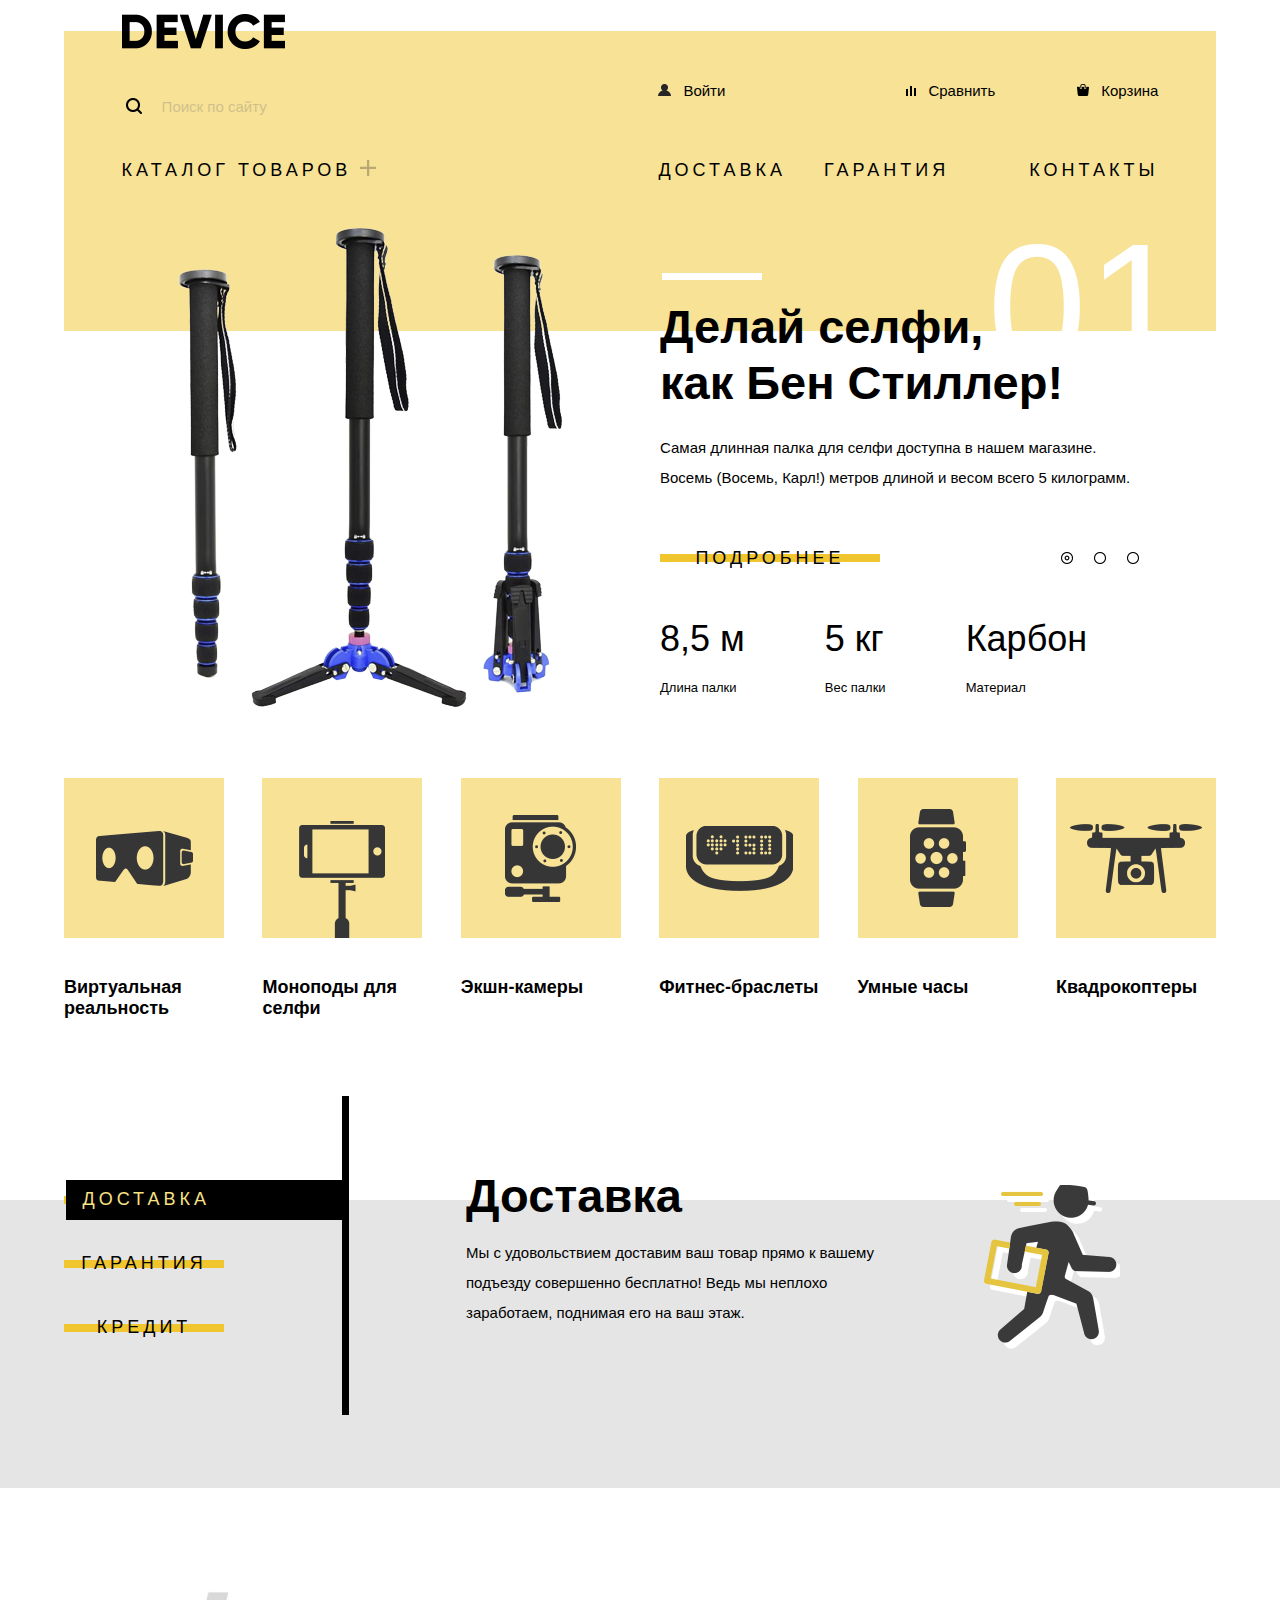
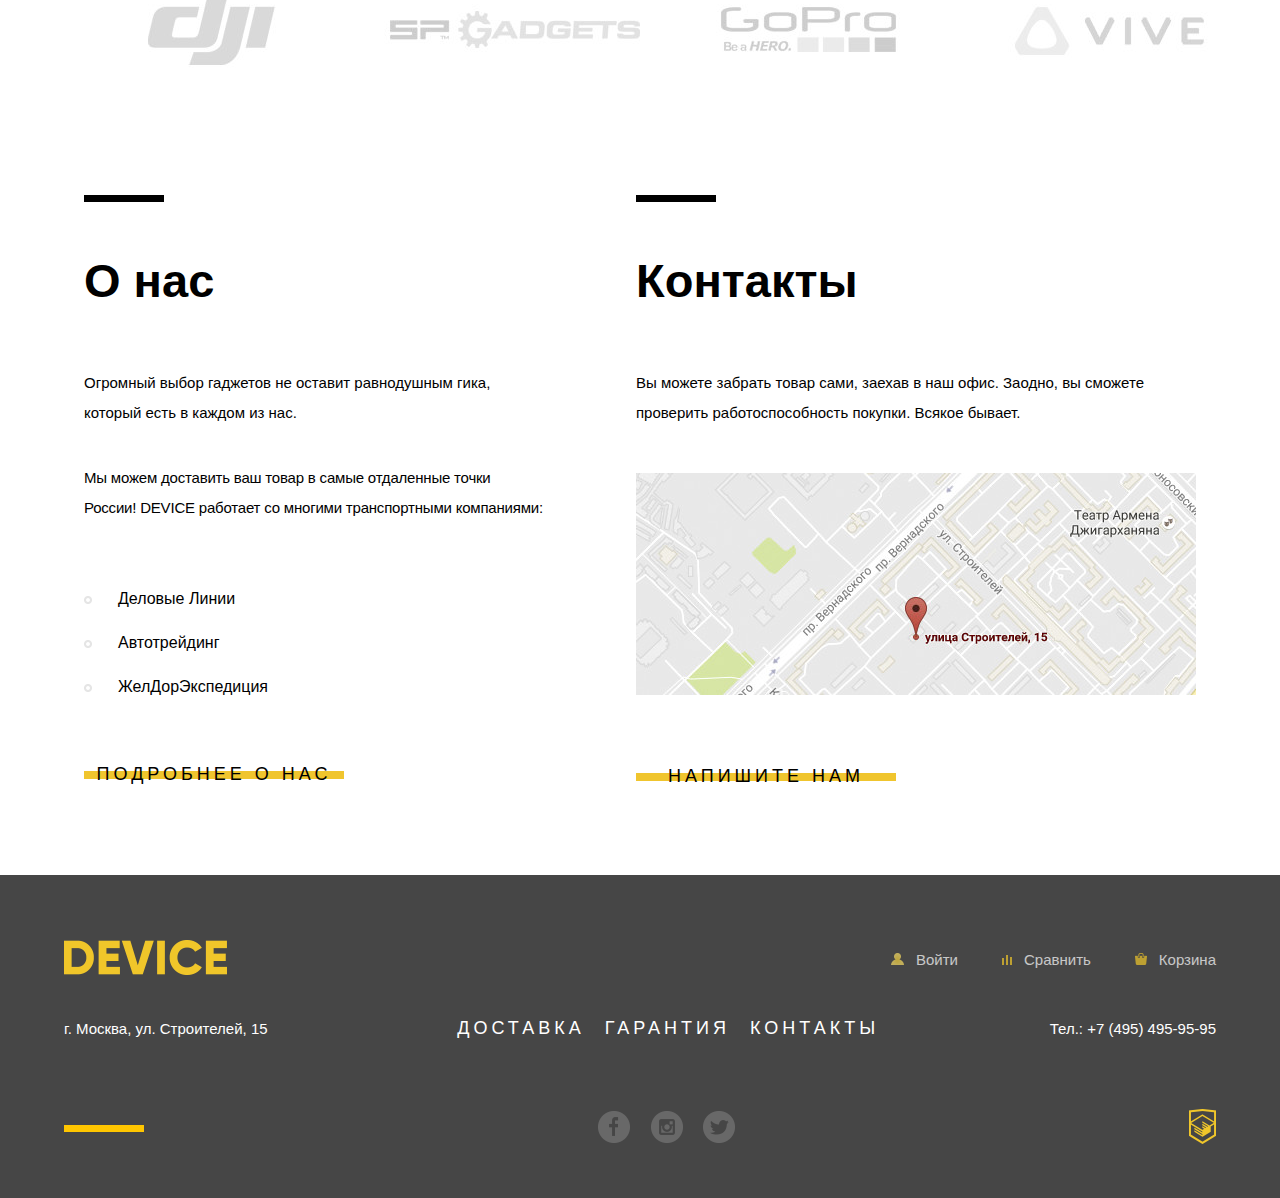
<file: index.html>
<!DOCTYPE html>
<html lang="ru">
  <head>
    <meta charset="utf-8">
    <title>HTML Academy: Девайс</title>
    <link rel="stylesheet" href="css/style.css">
    <script src="js/script.js"></script>
  </head>
  
<body>

<header>
  <div class="container">
    <div>
      <a href="index.html"><img src="img/logo.png" alt="" class="logo"></a>
    </div>
    <div class="navigation">
      <div class="nav-up">
        <div class="search" onclick="search('btn-hidden');">

          <input class="text-search" placeholder="Поиск по сайту">
          <button type="submit" id="btn-hidden" class="btn-search">Найти</button>
        </div>
        <div class="menu_up">
          <div class="container_left">
            <a href="#" class="user"><img src="img/user_.png" alt="" class="user">Войти</a>
          </div>
          <div class="container_cart">
            <div class="compare">
              <a href="#" class="compare"><img src="img/compare_.png" alt="" class="imgcompare">Сравнить</a>
            </div>
            <div class="cart">
              <a href="#" class="cart"><img src="img/cart_.png" alt="" class="cart">Корзина</a>
            </div>
          </div>
        </div>
      </div>
    
      <div class="nav-down">
         <a href="catalog.html" class="catalogbut" onmouseover="view('hidden');">          
            <span class="cat"> Каталог товаров </span><img src="img/plus.png" alt="" class="plus">
         </a>
        <div class="menu">
          <div class="container_left">
            <div class="del">
              <a href="#">Доставка</a>
            </div>
            <div class="garant">
              <a href="#">Гарантия</a>
            </div>
          </div>
          <div class="container_right">
            <a href="#" class="conts">Контакты</a>
          </div>
        </div>
      </div>
      <div id="hidden" class="navhidden">
        <div class="nav-1">
        <a href="#" class="m-1">Виртуальная реальность</a>
        <a href="#" class="m-2">Моноподы для селфи</a>
        <a href="#" class="m-3">Экшн-камеры</a>
      </div>
        <div class="nav-2">
        <a href="#" class="m-4">Фитнес-браслеты</a>
        <a href="#" class="m-5">Умные часы</a>
      </div>
      <div class="nav-3">
        <a href="#" class="m-6">Квадрокоптеры</a>
      </div>
    </div>
    </div>


    <div class="rect"></div>


  </div>


</header>



<section class="slider">
  <div class="container">
    <div class="mySlides fade">
    <div class="slider1">
      <div class="sli__img">
        <div><img src="img/slider-1.png" alt="" class="slider"></div>
      </div>
      <div class="sli__text">
        <h1>Делай селфи,<br> как Бен Стиллер!</h1>
        <p class="descr">Самая длинная палка для селфи доступна в нашем магазине.<br>
        Восемь (Восемь, Карл!) метров длиной и весом всего 5 килограмм.
        </p>
        <div class="butt">
          <a href="#">
            <div class="rect-1">
              <div class="button">Подробнее</div>
            </div>
          </a>
          
          <div class="pag">
            <ul>
              <li><span class="dot" onclick="currentSlide(1)"><img src="img/slider-button.png" alt="" class="slider__but"></span></li>
              <li><span class="dot" onclick="currentSlide(2)"><img src="img/slider-button-empty.png" alt="" class="slider__but"></span></li>
              <li><span class="dot" onclick="currentSlide(3)"><img src="img/slider-button-empty.png" alt="" class="slider__but"></span></li>
            </ul>
          </div>
        </div>

        <div class="num">01</div>

        <div class="charact">
          <ul>
            <li>
              <p class="ch">8,5 м</p>
              <p class="ch__de">Длина палки</p>
              
            </li>
            <li>
              <p class="ch">5 кг</p>
              <p class="ch__de">Вес палки</p>
            </li>
            <li>
            <p class="ch">Карбон</p>
            <p class="ch__de">Материал</p>
            </li>
          </ul>
        </div>   

      </div>
    </div>
  </div>

  <div class="mySlides fade">
    <div class="slider1">
      <div class="sli__img">
        <div><img src="img/slider-2.png" alt="" class="slider"></div>
      </div>
      <div class="sli__text">
        <h1>Худеем <br> правильно!</h1>
        <p class="descr">Мотивирующие фитнес-браслеты помогут найти в себе силы<br>
          не пропускать занятия и соблюдать диету.
        </p>
        <div class="butt">
          <a href="#">
            <div class="rect-1">
              <div class="button">Подробнее</div>
            </div>
          </a>
          
          <div class="pag">
            <ul>
              <li><span class="dot" onclick="currentSlide(1)"><img src="img/slider-button-empty.png" alt="" class="slider__but"></span></li>
              <li><span class="dot" onclick="currentSlide(2)"><img src="img/slider-button.png" alt="" class="slider__but"></span></li>
              <li><span class="dot" onclick="currentSlide(3)"><img src="img/slider-button-empty.png" alt="" class="slider__but"></span></li>
            </ul>
          </div>
        </div>

        <div class="num-2">02</div>

        <div class="charact">
          <ul>
            <li>
              <p class="ch">48 часов</p>
              <p class="ch__de">Без подзарядки</p>
              
            </li>

          </ul>
        </div>    
      </div>
    </div>
  </div>

  <div class="mySlides fade">
    <div class="slider1">
      <div class="sli-img-3">
        <div><img src="img/slider-3.png" alt="" class="slider"></div>
      </div>
      <div class="sli-text-3">
        <h1 class="h-pos">Порхает как бабочка,<br> жалит как пчела!</h1>
        <p class="descr">Этот обычный, на первый взгляд, квадрокоптер оснащен<br>
          мощным лазером, замаскированным под стандартную камеру.
        </p>
        <div class="butt">
          <a href="#">
            <div class="rect-1">
              <div class="button">Подробнее</div>
            </div>
          </a>
          
          <div class="pag">
            <ul>
              <li><span class="dot" onclick="currentSlide(1)"><img src="img/slider-button-empty.png" alt="" class="slider__but"></span></li>
              <li><span class="dot" onclick="currentSlide(2)"><img src="img/slider-button-empty.png" alt="" class="slider__but"></span></li>
              <li><span class="dot" onclick="currentSlide(3)"><img src="img/slider-button.png" alt="" class="slider__but"></span></li>
            </ul>
          </div>
        </div>

        <div class="num-3">03</div>

        <div class="charact">
          <ul>
            <li>
              <p class="ch">800 м</p>
              <p class="ch__de">Дальность полета</p>
              
            </li>
            <li>
              <p class="ch">50 м</p>
              <p class="ch__de">Радиус поражения</p>
            </li>
          </ul>
        </div>    
      </div>
    </div>
  </div>
  </div>
  
</section>

<section class="popular">
    <div class="pop-block">
      <div class="icon">
      
      <div class="pop-1">
        <div class="col-1">
        <img src="img/popular-1.png" alt=""></div>
        <div class="col-text-1"><h2>Виртуальная реальность</h2></div>
      </div>

      <div class="pop-2">
        <div class="col-2">
        <img src="img/popular-2.png" alt=""></div>
        <div class="col-text-2"><h2>Моноподы для селфи</h2></div>
      </div>
      
      <div class="pop-3">
        <div class="col-3">
        <img src="img/popular-3.png" alt=""></div>
        <div class="col-text-3"><h2>Экшн-камеры</h2></div>
      </div>

      <div class="pop-4">
        <div class="col-4">
        <img src="img/popular-4.png" alt=""></div>
        <div class="col-text-4"><h2>Фитнес-браслеты</h2></div>
      </div>

      <div class="pop-5">
        <div class="col-5">
        <img src="img/popular-5.png" alt=""></div>
        <div class="col-text-5"><h2>Умные часы</h2></div>
      </div>

      <div class="pop-6">
        <div class="col-6">
        <img src="img/popular-6.png" alt=""></div>
        <div class="col-text-6"><h2>Квадрокоптеры</h2></div>
      </div>

    </div>
    </div>
</section>

<section class="delivery">
  <div class="deli">
    <div class="del-menu">
      <div>
      <div class="back-delivery">
        <div class="rect-2">
          <div class="button-d" onclick="currentDeli(1)"><div class="current">Доставка</div></div>
        </div>
      </div>
      <div class="back-delivery">
        <div class="rect-2">
          <div class="button-d" onclick="currentDeli(2)">Гарантия</div>
        </div>
      </div>
      <div class="back-delivery">
        <div class="rect-2">
          <div class="button-d" onclick="currentDeli(3)">Кредит</div>
        </div>
      </div>
    </div>
      <div class="del-rect"></div>
    </div>
    
    <div class="del-descr"><h3>Доставка</h3>
      <p class="del-text">Мы с удовольствием доставим ваш товар прямо к вашему подъезду совершенно бесплатно! Ведь мы неплохо заработаем, поднимая его на ваш этаж.</p>
    </div>
    <div class="del-img"><img src="img/delivery.png" alt="" class=""></div>
  </div>

  <div class="deli">
    <div class="del-menu">
      <div>
      <div class="back-delivery">
        <div class="rect-2">
          <div class="button-d" onclick="currentDeli(1)">Доставка</div>
        </div>
      </div>
      <div class="back-delivery">
        <div class="rect-2">
          <div class="button-d" onclick="currentDeli(2)"><div class="current">Гарантия</div></div>
        </div>
      </div>
      <div  class="back-delivery">
        <div class="rect-2">
          <div class="button-d" onclick="currentDeli(3)">Кредит</div>
        </div>
      </div>
    </div>
    <div class="del-rect"></div>
    </div>
    
    <div class="del-descr"><h3>Гарантия</h3>
      <p class="del-text">Если из-за возгорания купленного у нас товара у вас сгорит дом — не переживайте, мы выдадим вам новый.
        Товар, не дом, конечно же.</p>
    </div>
    <div class="del-img-2"><img src="img/warranty.png" alt="" class=""></div>
  </div>
  

  <div class="deli">
    <div class="del-menu">
      <div>
      <div class="back-delivery">
        <div class="rect-2">
          <div class="button-d" onclick="currentDeli(1)">Доставка</div>
        </div>
      </div>
      <div class="back-delivery">
        <div class="rect-2">
          <div class="button-d" onclick="currentDeli(2)">Гарантия</div>
        </div>
      </div>
      <div class="back-delivery">
        <div class="rect-2">
          <div class="button-d" onclick="currentDeli(3)"><div class="current">Кредит</div></div>
        </div>
      </div>
    </div>
    <div class="del-rect"></div>
    </div>
    
    <div class="del-descr"><h3>Кредит</h3>
      <p class="del-text">Залезть в долговую яму стало проще! Кредитные консультанты подберут для вас наиболее выгодные 
        условия кредита. Выгодные для нашего банка, разумеется.</p>
    </div>
    <div class="del-img-3"><img src="img/credit.png" alt="" class=""></div>
  </div>
  

</section>

<section class="partners">
  <div class="">
    <div class="icon">
    <div class="ico-1">
      <a><img src="img/logo-1.jpg" alt=""></a>
    </div>
    <div class="ico-2">
      <a><img src="img/logo-2.jpg" alt=""></a>
      </div>
    <div class="ico-3">
      <a><img src="img/logo-3.jpg" alt=""></a>
      </div>
    <div class="ico-4">
      <a><img src="img/logo-4.jpg" alt=""></a>
      </div>
    </div>
  </div>
</section>

<section class="info">
  <div class="info-1">
    <div class="about">
      <div class="rect-3"></div>
      <h3>О нас</h3>
      <p class="about-text1">Огромный выбор гаджетов не оставит равнодушным гика, который есть в каждом из нас.</p>
      <p class="about-text2">Мы можем доставить ваш товар в самые отдаленные точки России! DEVICE работает со многими транспортными компаниями:</p>
      <div class="about-text3">  
        <ul>
          <li>Деловые Линии</li>
          <li>Автотрейдинг</li>
          <li>ЖелДорЭкспедиция</li>
        </ul>
      </div>

      <div class="btn">
        <div class="rect-4">
        <div class="button">Подробнее о нас</div>
        </div> 
      </div>
        
    </div>

    <div class="contacts">
      <div class="rect-3"></div>
      <h3>Контакты</h3>
      <p class="map-text">Вы можете забрать товар сами, заехав в наш офис. Заодно, вы сможете проверить работоспособность покупки. Всякое бывает.</p>
      
      <div id="map-btn" class="mapbtn">
        <img src="img/map.jpg" alt="" class="map">
      </div>
      <div id="map-modal" class="mapmodal">
        <div class="map-cnt">
          <img src="img/map-big.jpg" alt="" class="map-big">
          <span  class="closes">
            <img src="img/modal-close-2.png" alt="" class="imgcloses">
          </span>  
        </div>
      </div>
      <div id="write-but" class="btn">
        <div class="rect-4" >
        <div class="button">Напишите нам</div>
        </div> 
      </div>
      <div id="write-us" class="modal">
        <div class="text">
          <div class="form-back">
            <span  class="close">
              <img src="img/modal-close-2.png" alt="" class="imgclose">
            </span>
            <div class="title">
              <div class="form-text">Ваше имя:
                <input class="name" type="text" placeholder="Имя Фамилия">
              </div>
              <div class="form-text">Ваш e-mail:
                <input class="name" type="email" placeholder="email@example.com">
              </div>
            </div>
            <div class="form-mess">Текст письма:
              <textarea class="mess"  placeholder="В свободной форме"></textarea>
            </div>
            <div class="form-button">
              <a href="#">
                <div class="rect-6">
                <div class="button">Отправить</div>
                </div> 
              </a>
            </div>
          </div>
        </div>
      </div>        

    </div>
  </div>
</section>

<footer>
 
    <div class="footer-menu">
      <div class="logo-footer">
        <a href="#">
          <img src="img/logo-footer.png" alt="" class="logo-footer">
        </a>
      </div>
      <div class="menu-item">
        <div class="user-f">
          <a href="#"><img src="img/user.png" alt="" class="user-i">Войти</a>
        </div>
        <div class="compare-f">
            <a href="#"><img src="img/compare.png" alt="" class="compare-i">Сравнить</a>
        </div>
        <div class="cart-f">
          <a href="#"><img src="img/cart.png" alt="" class="cart-i">Корзина</a>
        </div>
      </div>
    </div>
    <div class="footer-menu-2">
      <p>г. Москва, ул. Строителей, 15</p>
      <ul class="menu-2">
        <li class="del-2">
          <a href="#">Доставка</a>
        </li>
        <li class="garant-2">
          <a href="#">Гарантия</a>
        </li>
        <li class="contacts-2">
          <a href="#">Контакты</a>
        </li>
      </ul>
      <p>Тел.: +7 (495) 495-95-95</p>
    </div>
    <div class="copyright">
      <div class="rect-5"></div>
      <div class="social">
        <a href="https://www.facebook.com/"><img src="img/fb.png" alt="" class="fb"></a>
        <a href="https://www.instagram.com/"><img src="img/inst.png" alt="" class="inst"></a>
        <a href="https://www.twitter.com/"><img src="img/tw.png" alt="" class="twit"></a>
      </div>
      <div class="logo-html">
        <a href="#"><img src="img/logo-html.png" alt="" class=""></a>
      </div>
    </div>

</footer>

<script src="js/script.js"></script>

</body>

</html>
</file>
<file: css/style.css>
body {
    padding: 0;
    margin: 0;
    font-family: 'Open Sans Light', 'Helvetica Neue', sans-serif;
    font-size: 15px;
    margin: auto;
}

header {
    background: #f7e296;
    height: 300px;
    width: 90%;
    max-width: 1160px;
    margin: 31px auto auto auto;
}

.container {
    width: 90%;
    max-width: 1040px;
    margin: 0 auto;
    position: relative;
}

.logo {
    margin-top: -17px;
}

.logo:hover, .cat:hover, .user:hover, .compare:hover, .cart:hover, .del:hover, .garant:hover, .conts:hover, .m-1:hover, .m-2:hover, .m-3:hover, .m-4:hover, .m-5:hover, .m-6:hover, .logo-footer:hover, .del-2:hover, .garant-2:hover, .contacts-2:hover, .logo-html:hover {
    opacity: 60%;
}

.logo:active, .cat:active, .user:active, .compare:active, .cart:active, .del:active, .garant:active, .conts:active, .m-1:active, .m-2:active, .m-3:active, .m-4:active, .m-5:active, .m-6:active, .logo-footer:active, .del-2:active, .garant-2:active, .contacts-2:active, .logo-html:active, .user-f:active, .compare-f:active, .cart-f:active {
    opacity: 30%;
}

.search {
    padding: 0 14px 0 0;

}

.text-search {
    background: none;
    border: none;
    background-image: url(../img/search_.png);
    background-repeat: no-repeat; 
    background-position: 4px;
    outline: none;  
    padding-left: 40px;  
    height: 46px;  
    font-family: 'Open Sans Light', 'Helvetica Neue', sans-serif;
    font-size: 15px;
}

.btn-search {
    background: none;
    outline: none;
    border: black solid 2px;
    height: 49px;
    width: 85px;
    margin-left: -5px;
    display: none;
}

.btn-search:hover {
    background-color: black;
    color: #fff;
}

.btn-search:focus {
    background-color: black;
    color: #ffffff4d;
}

.text-search::placeholder {
    opacity: 30%;
}

.text-search:hover::placeholder {
    opacity: 60%;
}

.text-search:focus::placeholder {
    opacity: 100%;
}

.text-search:focus {
    border-bottom: black solid 2px;
}

.navigation {
    display: flex;
    flex-direction: column;
}

.nav-up {
    margin-top: 30px;
    display: flex;
    justify-content: space-between;
}

.menu_up img {
    margin-right: 12px;
}

.container_cart {
    display: flex;
}

.compare {
    padding-right: 41px;
}

.nav-down {
    font-family: 'Gilroy ExtraBold', 'Open Sans ExtraBold', sans-serif;
    text-transform: uppercase;
    letter-spacing: 4px;
    padding-top: 30px;
    font-size: 18px;
    display: flex;
    justify-content: space-between;
}

a {
    color: black;
    text-decoration: none;
}

.navhidden {
    height: 130px;
    padding-top: 40px;
    background-color: #f7e296;
    margin: 0 -60px;
    overflow: hidden;
    display: none;
    z-index: 2;
}

.navhidden a {
    font-family: 'Open Sans Light', 'Helvetica Neue', sans-serif;
    font-size: 15px;
    text-transform: none;
    letter-spacing: 0;
    padding-bottom: 20px;
}

.nav-1 {
    margin-left: 60px;
}

.nav-1, .nav-2, .nav-3 {
    display: flex;
    flex-direction: column;
    width: 200px;
}

.catalogbut {
    cursor: pointer;
}

.navhidden.open {
    display: flex;
}

.container_left {
    display: flex;
}

.menu {
    width: 500px;
    display: flex;
    justify-content: space-between;
}

.del {
    padding-right: 38px;
}

ul {
    padding: 0;
    margin: 0;
}

.menu_up {
    width: 500px;
    display: flex;
    justify-content: space-between;
}

.rect {
    width: 100px;
    height: 7px;
    background-color: #fff;
    margin-top: 92px;
    margin-left: 540px;
}

.mySlides {
    display: none;
}

.h-pos {
    position: relative;
    z-index: 1;
}

.sli-img-3 {
    display: flex;
    margin: -47px 0 0 -29px;
}

.sli-text-3 {
    width: 500px;
    margin-top: -32px;
    position: relative;
    height: 479px;
}

.slider1 {
    display: flex;
    justify-content: space-between;
}

.sli__img {
    display: flex;
    margin-top: -107px;
    margin-left: auto;
    margin-right: auto;
}

h1 {
    font-family: 'Gilroy ExtraBold', 'Open Sans ExtraBold', sans-serif;
    font-size: 47px;
    line-height: 56px;
    margin: 0;
}

.sli__text {
    width: 500px;
    padding-left: 40px;
    margin-top: -32px;
    position: relative;
    height: 479px;
}

.descr {
    line-height: 30px;
    margin: 22px 0 45px 0;
    
}

.button, .button-d {
    font-family: 'Gilroy ExtraBold', 'Open Sans ExtraBold', sans-serif;
    text-transform: uppercase;
    letter-spacing: 4px;
    font-size: 18px;
    cursor: pointer;
}

.rect-1 {
    width: 220px;
    height: 8px;
    background-color: #f0c52e;
    display: flex;
    justify-content: center;
    align-items: center;
}

.butt {
    display: flex;
    justify-content: space-between;
    align-items: center;
    height: 40px;
}

.pag {
    display: flex;
}

.pag ul {
    display: flex;
}

.pag li {
    margin-right: 21px;
    display: flex;
}

.dot {
    cursor: pointer;
}

.current {
    background-color: black;
    width: 260px;
    height: 40px;
    color: #f7e184;
    display: flex;
    align-items: center;
    padding-left: 17px;
    margin-left: 120px;
    cursor: pointer;
}

.hover, .dot:active {
    cursor: pointer;
    background: url(../img/slider-button.png) no-repeat center;
}

.back-delivery {
    width: 160px;
    height: 40px;
    display: flex;
    align-items: center;
    padding-top: 24px;
}

.rect-2:hover {
    height: 40px;
}

.num {
    font-size: 179px;
    color: #fff;
    font-family: 'Gilroy ExtraBold', 'Open Sans ExtraBold', sans-serif;
    position: absolute;
    bottom: 77%;
    left: 68%;
}

.num-2 {
    font-size: 179px;
    color: #fff;
    font-family: 'Gilroy ExtraBold', 'Open Sans ExtraBold', sans-serif;
    position: absolute;
    bottom: 77%;
    left: 63%;
}

.num-3 {
    font-size: 179px;
    color: #fff;
    font-family: 'Gilroy ExtraBold', 'Open Sans ExtraBold', sans-serif;
    position: absolute;
    bottom: 77%;
    left: 60%;
}

.ch {
    font-family: 'Gilroy Light', 'Open Sans Light', sans-serif;
    font-size: 36px;
    margin: 0;
}

.charact ul {
    display: flex;
}

.charact li {
    display: flex;
    flex-direction: column;
    margin-right: 80px;
}

.charact {
    position: absolute;
    width: 510px;
    margin: 40px 0 0 0;
}

.ch__de {
    font-family: 'Open Sans Light', 'Helvetica Neue', sans-serif;
    font-size: 13px;
    margin-top: 20px;
}

.popular {
    height: 322px;
    width: 90%;
    max-width: 1160px;
    margin: auto;
    padding-bottom: 100px;
}

.col-1, .col-3, .col-4, .col-5, .col-6 {
    height: 160px;
    width: 160px;
    background: #f7e296;
    display: flex;
    align-items: center;
    justify-content: center;
}

.col-2 {
    height: 160px;
    width: 160px;
    background: #f7e296;
    display: flex;
    align-items: flex-end;
    justify-content: center;
}

.col-1:hover, .col-2:hover, .col-3:hover, .col-4:hover, .col-5:hover, .col-6:hover {
    background: #f0c52e;
}

.pop-1:active .col-text-1 {
    opacity: 30%;
}

.pop-2:active .col-text-2 {
    opacity: 30%;
}

.pop-3:active .col-text-3 {
    opacity: 30%;
}

.pop-4:active .col-text-4 {
    opacity: 30%;
}

.pop-5:active .col-text-5 {
    opacity: 30%;
}

.pop-6:active .col-text-6 {
    opacity: 30%;
}

.pop-1:active img {
    opacity: 30%;
}

.pop-2:active img {
    opacity: 30%;
}

.pop-3:active img {
    opacity: 30%;
}

.pop-4:active img {
    opacity: 30%;
}

.pop-5:active img {
    opacity: 30%;
}

.pop-6:active img {
    opacity: 30%;
}

.pop-1, .pop-2, .pop-3, .pop-4, .pop-5, .pop-6 {
    cursor: pointer;
    height: 240px;
}

.icon {
    display: flex;
    justify-content: space-between;
}

.col-text-1, .col-text-2, .col-text-3, .col-text-4, .col-text-5, .col-text-6, h2 {
    width: 160px;
    font-family: 'Gilroy ExtraBold', 'Open Sans ExtraBold', sans-serif;
    font-size: 18px;
    padding-top: 39px;
}

h2 {
    margin: 0;
    padding: 0;
}

.col-tex {
    display: flex;
    justify-content: space-between;
    flex-direction: row;
}

.deli {
    display: flex;
    position: relative;
    justify-content: start;
    margin: 0 auto;
    width: 90%;
    max-width: 1160px;
}

.ico-1, .ico-2, .ico-3, .ico-4 {
    padding: 20px;
    height: 247px;
    width: 260px;
    display: flex;
    align-items: center;
    justify-content: center;
}

.ico-1 a:hover img {
    opacity: 0;
}
 
.ico-2 a:hover img {
    opacity: 0;
}
  
.ico-3 a:hover img {
    opacity: 0;
}

.ico-4 a:hover img {
    opacity: 0;
}

.ico-1 a:hover {
    background: url(../img/logo-1h.jpg) no-repeat;
}

.ico-2 a:hover {
    background: url(../img/logo-2h.jpg) no-repeat;
}

.ico-3 a:hover {
    background: url(../img/logo-3h.jpg) no-repeat;
}

.ico-4 a:hover {
    background: url(../img/logo-4h.jpg) no-repeat;
}

.del-menu {
    padding-right: 117px;
    margin-top: -4px;
    display: flex;
}

.del-rect {
    width: 7px;
    height: 319px;
    background-color: black;
    margin: -100px 0 0 118px;
}

.delivery {
    height: 288px;
    background: #e5e5e5;
}

.rect-2 {
    width: 160px;
    height: 8px;
    background-color: #f0c52e;
    display: flex;
    justify-content: center;
    align-items: center;
    margin-bottom: 81px;
    cursor: pointer;
}


h3 {
    font-family: 'Gilroy ExtraBold', 'Open Sans ExtraBold', sans-serif;
    font-size: 47px;
    margin: 0;
}

.del-descr {
    margin-top: -32px;
}

.del-img {
    margin-top: -15px;
    padding-left: 80px;
}

.del-img-2 {
    margin-top: -38px;
    padding-left: 80px;
}

.del-img-3 {
    margin-top: -38px;
    padding-left: 80px;
}

.del-text {
    width: 438px;
    line-height: 30px;
}

.partners {
    width: 90%;
    max-width: 1200px;
    margin: auto;
}

.info {
    height: 700px;
    width: 90%;
    max-width: 1200px;
    margin: auto;
}

.rect-3 {
    width: 80px;
    height: 7px;
    background-color: black;
    margin-bottom: 51px;
}

.info-1 {
    display: flex;
    flex-direction: row;
    justify-content: space-between;
}

.about {
    padding: 20px;
}

.contacts {
    padding: 20px;
}

.btn {
    cursor: pointer;
    width: 260px;
    height: 40px;
    align-items: center;
    display: flex;
}

#write-us {
    position: fixed; 
    display: none; 
    width: 100%; 
    height: 100%; 
    top: 0;
    left: 0;
    right: 0;
    bottom: 0;
    z-index: 2; 
}

#map-modal {
    position: fixed; 
    display: none; 
    width: 100%; 
    height: 100%; 
    top: 0;
    left: 0;
    right: 0;
    bottom: 0;
    z-index: 2; 
    align-items: center;
    justify-content: center;
}

.map-cnt {
    position: relative;
}

.closes {
    position: absolute;
    padding: 22px;
    display: flex;
    justify-content: flex-end;
    top: 2%;
    right: 2%;
}

.text {
    position: absolute;
    top: 50%;
    left: 50%;
    font-size: 50px;
    transform: translate(-50%,-50%);
    box-shadow: 0 5px 10px 0 rgba(0, 0, 0, 0.08), 0px 5px 20px 0px rgba(0, 0, 0, 0.14);
}

.form-back {
    height: 553px;
    width: 960px;
    background-color: #fff;
    display: flex;
    flex-direction: column;
}

.close {
    padding: 22px;
    display: flex;
    justify-content: flex-end;
}

.imgclose, .imgcloses {
    margin: 0;
    padding: 0;
    opacity: 60%;
    cursor: pointer;
}

.title {
    display: flex;
    width: 760px;
    margin: 0 auto; 
    justify-content: space-between;
}

.form-text {
    font-family: 'Gilroy ExtraBold', 'Open Sans ExtraBold', sans-serif;
    font-size: 18px;
    display: flex;
    flex-direction: column;
}

input.name:hover {
    background-color: #eaeaea;
}

input.name:focus {
    background-color: #fff;
    border: #f7e296 solid 3px;
    outline: none;
    box-sizing: border-box;
}

input.name:invalid {
    background-color: #f6dada;
    border: none;
}

textarea:hover {
    background-color: #eaeaea;
}

textarea:focus {
    background-color: #fff;
    border: #f7e296 solid 3px;
    outline: none;
    box-sizing: border-box;
}

input.name {
    width: 360px;
    height: 60px;
    border: none;
    background-color: #f2f2f2;
    margin-top: 10px;
    font-family: 'Open Sans Regular', 'Helvetica Neue', sans-serif;
    font-size: 14px;
    text-indent: 20px;
}

.name::placeholder {
    color: #46464666;
}

.imgclose:active {
    opacity: 30%;
}

.imgclose:hover {
    opacity: 100%;
}

.imgcloses:active {
    opacity: 30%;
}

.imgcloses:hover {
    opacity: 100%;
}

.form-mess {
    font-family: 'Gilroy ExtraBold', 'Open Sans ExtraBold', sans-serif;
    font-size: 18px;
    display: flex;
    flex-direction: column;
    width: 760px;
    margin: 0 auto;
    padding-top: 40px;
}

.mess {
    height: 136px;
    border: none;
    background-color: #f2f2f2;
    padding-left: 20px;
    margin-top: 10px;
    font-family: 'Open Sans Regular', 'Helvetica Neue', sans-serif;
    font-size: 14px;
}

.form-mess textarea {
    resize: none;

}

.form-mess textarea::placeholder {
    color: #46464666;
}

.form-button {
	width: 200px;
    height: 40px;
    align-items: center;
    display: flex;
    padding: 50px 0 0 100px;
}

.rect-6 {
    width: 200px;
    height: 8px;
    background-color: #f0c52e;
    display: flex;
    justify-content: center;
    align-items: center;
}

.rect-1:hover, .rect-4:hover, .rect-6:hover {
    height: 40px;
}

.button:active {
    opacity: 30%;
}

.about-text1 {
    width: 460px;
    padding: 60px 0 35px 0;
    margin: 0;
    line-height: 30px;
}

.about-text1 p {
    margin: 0;
}

.about-text2 {
    width: 460px;
    padding-bottom: 67px;
    margin: 0;
    letter-spacing: -0.2px;
    line-height: 30px;
}

.about-text3 {
    font-family: 'Gilroy ExtraBold', 'Open Sans ExtraBold', sans-serif;
    font-size: 16px;
}

.about-text3 li {
    padding-bottom: 26px;
    list-style: none;
}

.about-text3 li::before {
    content: url(../img/marker.png); 
    padding-right: 26px;
}

.rect-4 {
    width: 260px;
    height: 8px;
    background-color: #f0c52e;
    display: flex;
    justify-content: center;
    align-items: center;
    margin-top: 65px;
}

.map-text {
        width: 560px;
        padding: 60px 0 45px 0;
        margin: 0;
        line-height: 30px;
}

.map {
    padding-bottom: 26px;
    cursor: pointer;
}

footer {
    height: 323px;
    background-color: #464646;
    font-family: 'Open Sans Light', 'Helvetica Neue', sans-serif;
    font-size: 15px;
    color: #fff;
}

.footer-menu {
    display: flex;
    position: relative;
    justify-content: space-between;
    align-items: center;
    margin: 0 auto;
    width: 90%;
    max-width: 1160px;
    padding-top: 65px;
}

.user-f a {
    color: #fff;
    opacity: 70%;
}

.user-f a:hover, .compare-f a:hover, .cart-f a:hover {
    opacity: 100%;
}

.compare-f a {
    color: #fff;
    opacity: 70%;
}

.cart-f a {
    color: #fff;
    opacity: 70%;
}


.menu-item {
    display: flex;
    width: 325px;
    justify-content: space-between;
}

.menu-item img {
    margin-right: 12px;
}

.menu-2 {
    font-family: 'Gilroy ExtraBold', 'Open Sans ExtraBold', sans-serif;
    text-transform: uppercase;
    letter-spacing: 4px;
    font-size: 18px;
    display: flex;
    justify-content: space-between;
    padding-left: 19px;
}

.menu-2 a {
    color: #fff;
}

.menu-2 li {
    display: flex;
    padding: 0 10px;
}

.footer-menu-2 {
    display: flex;
    position: relative;
    justify-content: space-between;
    align-items: center;
    margin: 0 auto;
    width: 90%;
    max-width: 1160px;
    padding-top: 40px;
}

.footer-menu-2 p {
    margin: 0;
}

.rect-5 {
    width: 80px;
    height: 7px;
    background-color: #ffc600; 
}

.copyright {
    display: flex;
    position: relative;
    justify-content: space-between;
    align-items: center;
    margin: 0 auto;
    width: 90%;
    max-width: 1160px;
    padding-top: 70px;
}

.social img {
    padding: 0 8px;
    opacity: 30%;
}

.social img:hover {
    opacity: 100%;
}

.social img:active {
    opacity: 10%;
}
</file>
